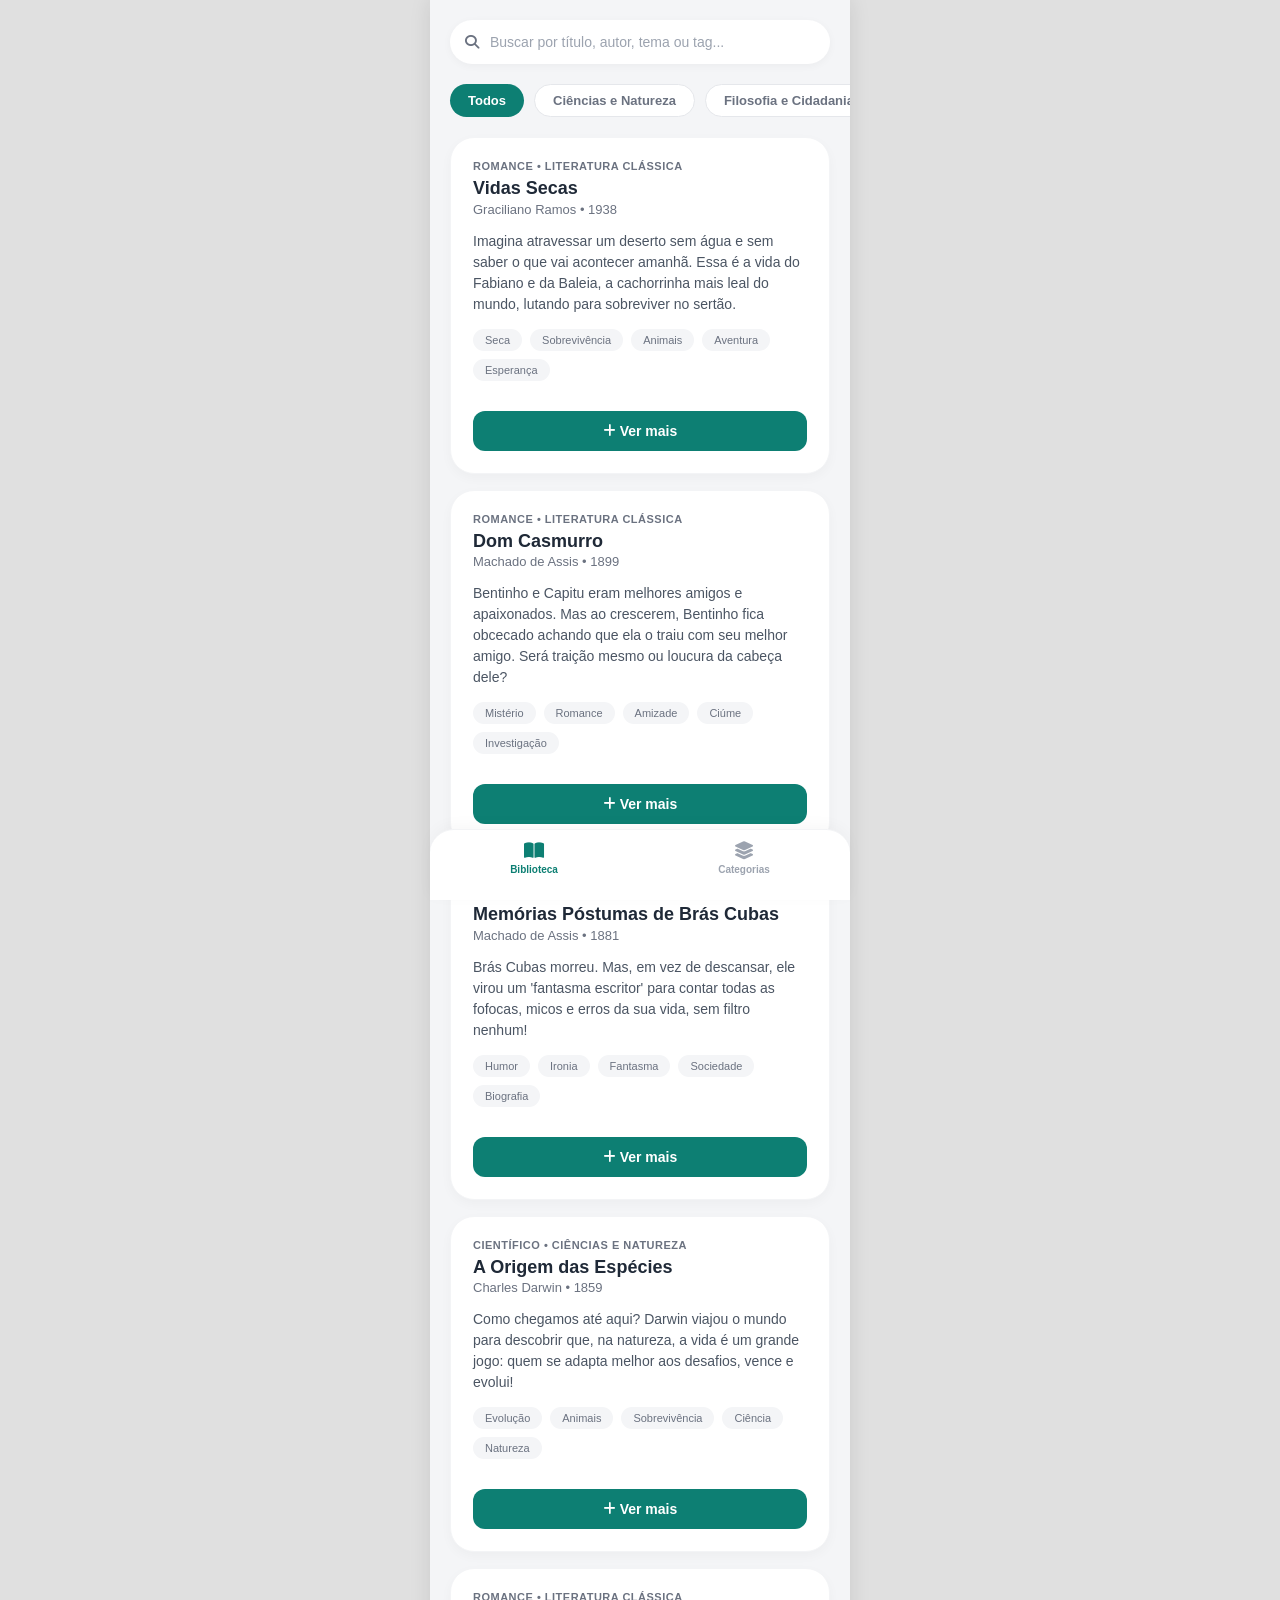
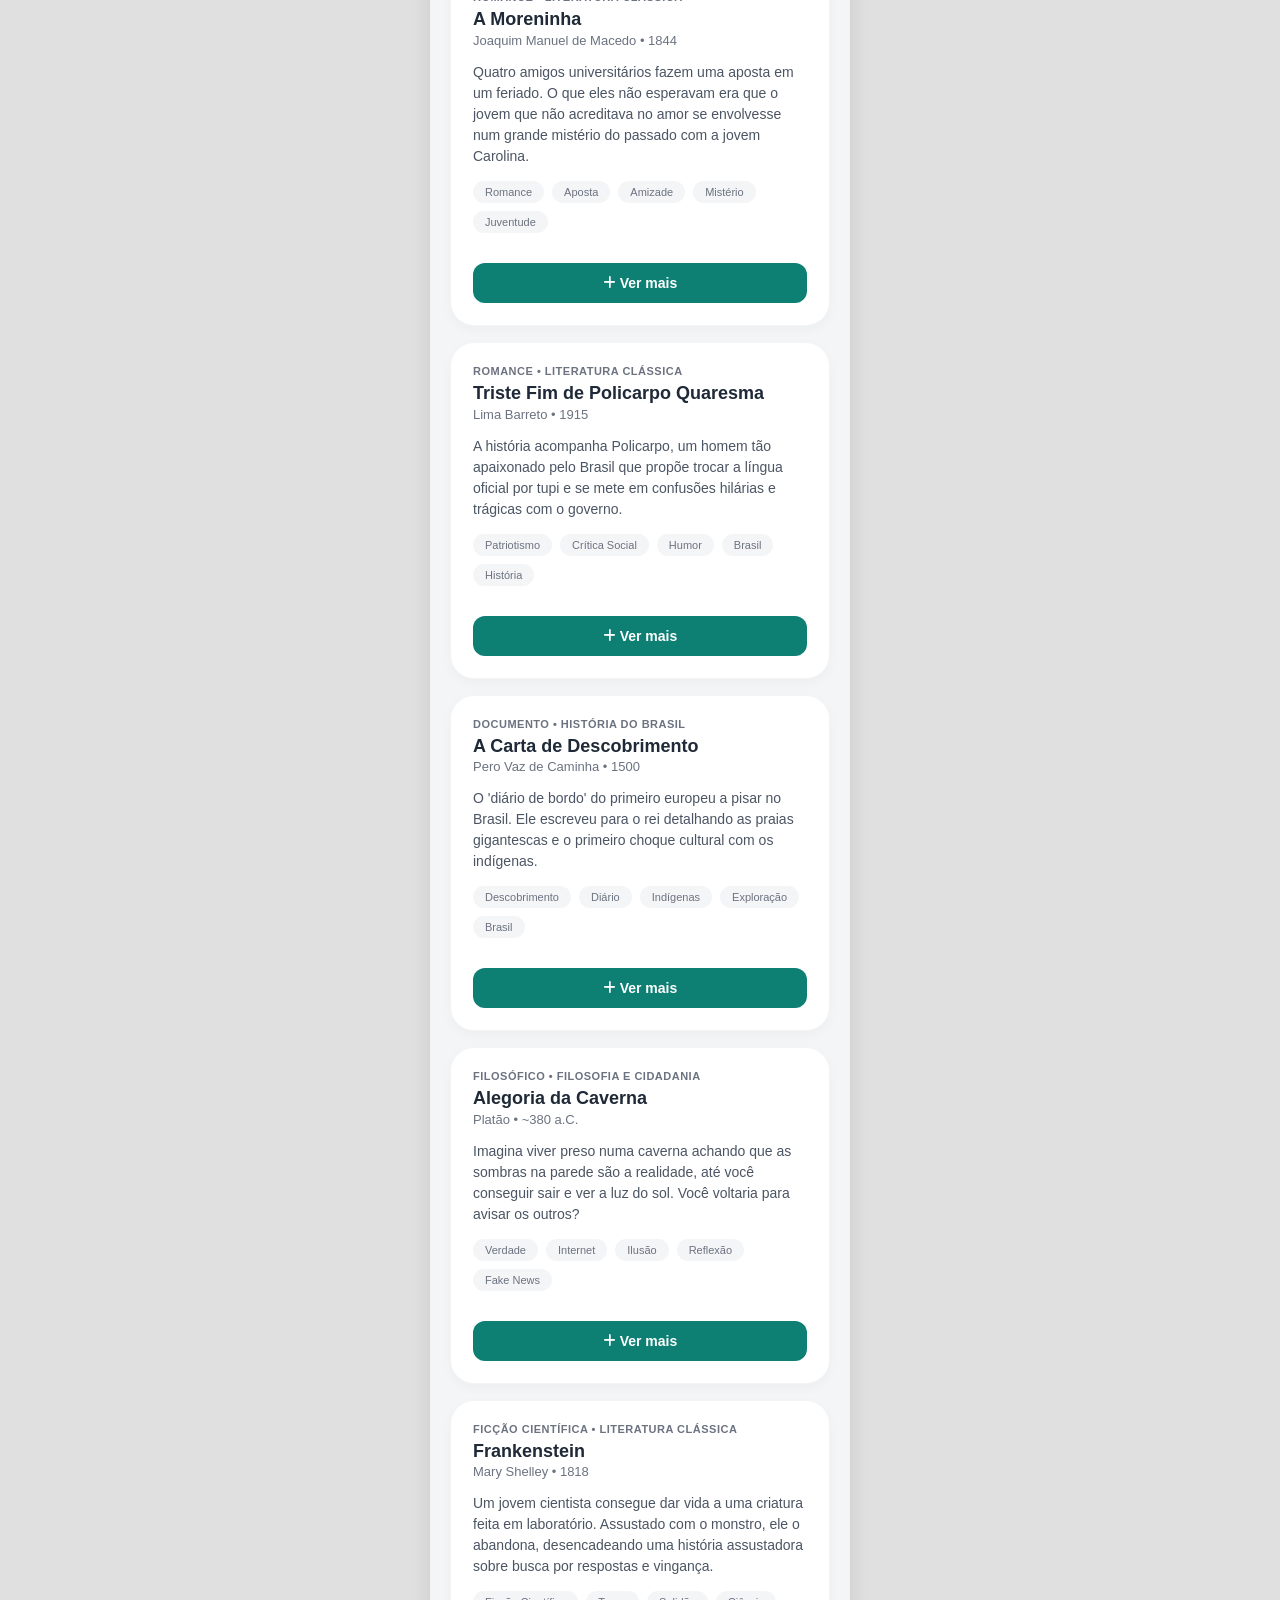
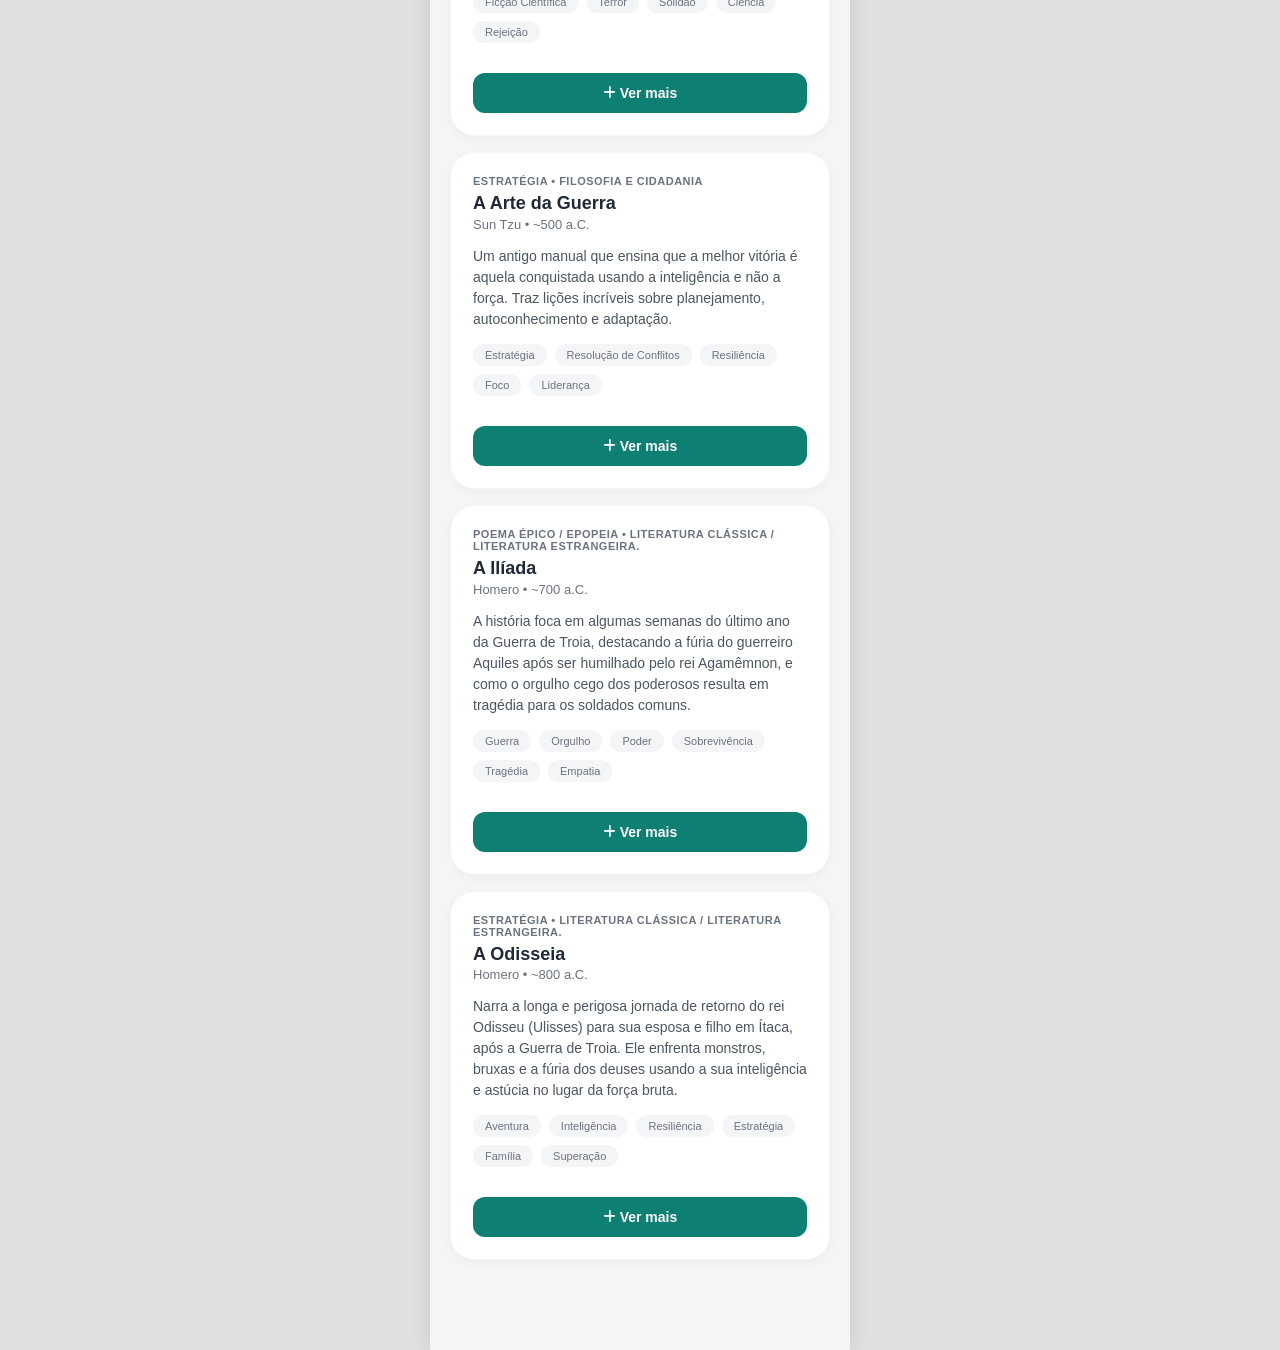
<file: index.html>
<!DOCTYPE html>
<html lang="pt-BR">
<head>
    <meta charset="UTF-8">
    <meta name="viewport" content="width=device-width, initial-scale=1.0, maximum-scale=1.0, user-scalable=no">
    <title>Projeto Acex - Biblioteca</title>
    <link rel="stylesheet" href="https://cdnjs.cloudflare.com/ajax/libs/font-awesome/6.4.0/css/all.min.css">
    <link rel="stylesheet" href="style.css">
</head>
<body>
    <div class="app-container">
        <header class="header">
            <div class="search-container">
                <i class="fa-solid fa-magnifying-glass search-icon"></i>
                <input type="text" id="search-input" placeholder="Buscar por título, autor, tema ou tag...">
            </div>
        </header>

        <nav class="filters-container" id="filters-container">
            </nav>

        <main class="book-list" id="book-list">
            </main>
            <div id="book-modal" class="modal">
            <div class="modal-content">
                <button class="close-btn" onclick="fecharResumo()">
                    <i class="fa-solid fa-xmark"></i> Fechar
                </button>
                <div id="modal-body">
                    </div>
            </div>
        </div>

        <nav class="bottom-nav">
            <button class="nav-btn active">
                <i class="fa-solid fa-book-open"></i>
                <span>Biblioteca</span>
            </button>
            <button class="nav-btn">
                <i class="fa-solid fa-layer-group"></i>
                <span>Categorias</span>
            </button>
        </nav>
    </div>

    <script src="script.js"></script>
</body>
</html>
</file>
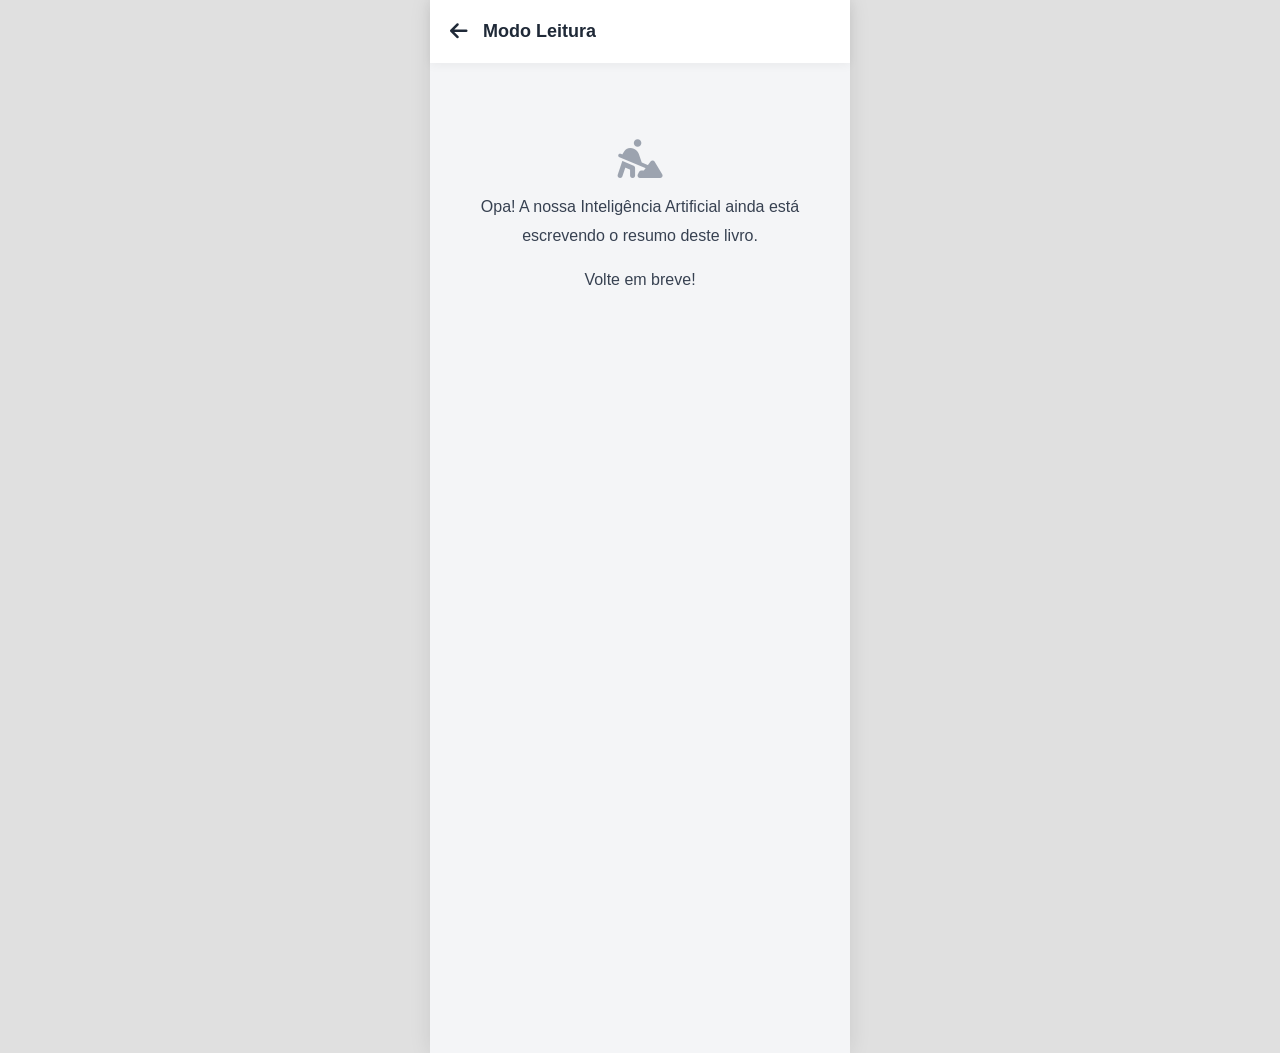
<file: leitura.html>
<!DOCTYPE html>
<html lang="pt-BR">
<head>
    <meta charset="UTF-8">
    <meta name="viewport" content="width=device-width, initial-scale=1.0, maximum-scale=1.0, user-scalable=no">
    <title>Leitura - Projeto Acex</title>
    <link rel="stylesheet" href="https://cdnjs.cloudflare.com/ajax/libs/font-awesome/6.4.0/css/all.min.css">
    <link rel="stylesheet" href="style.css">
    <style>
        /* Estilos específicos para a tela de leitura focada */
        .reading-header {
            display: flex;
            align-items: center;
            gap: 15px;
            padding: 20px;
            background-color: var(--bg-white);
            position: sticky;
            top: 0;
            box-shadow: 0 2px 10px rgba(0,0,0,0.05);
            z-index: 10;
        }
        .back-btn {
            background: none;
            border: none;
            font-size: 20px;
            color: var(--text-dark);
            cursor: pointer;
        }
        .reading-title {
            font-size: 18px;
            font-weight: 700;
            color: var(--text-dark);
            white-space: nowrap;
            overflow: hidden;
            text-overflow: ellipsis;
        }
        .reading-content {
            padding: 25px 20px 50px;
            background-color: var(--bg-main);
            min-height: 100vh;
            font-size: 16px;
            line-height: 1.8; /* Espaçamento perfeito para não cansar a vista */
            color: #374151;
        }
        .reading-content h3 {
            color: var(--primary-teal);
            margin: 25px 0 10px;
            font-size: 20px;
        }
        .reading-content p {
            margin-bottom: 15px;
        }
    </style>
</head>
<body>
    <div class="app-container">
        <!-- Cabeçalho com botão de Voltar -->
        <header class="reading-header">
            <button class="back-btn" onclick="window.location.href='index.html'">
                <i class="fa-solid fa-arrow-left"></i>
            </button>
            <h1 class="reading-title">Modo Leitura</h1>
        </header>

        <!-- Onde o texto gigante de 5 páginas vai aparecer -->
        <main class="reading-content" id="conteudo-livro">
            Carregando o resumo...
        </main>
    </div>

    <!-- Importa o banco de textos gigantes -->
    <script src="textos.js"></script>
    
    <!-- Lógica para puxar o texto correto -->
    <script>
        // 1. Pega o ID que veio na URL (ex: leitura.html?id=2)
        const urlParams = new URLSearchParams(window.location.search);
        const idDoLivro = urlParams.get('id');

        // 2. Procura o texto gigante no arquivo textos.js
        const areaDeConteudo = document.getElementById('conteudo-livro');
        
        if (idDoLivro && textosCompletos[idDoLivro]) {
            // Se achou, joga as 5 páginas na tela!
            areaDeConteudo.innerHTML = textosCompletos[idDoLivro];
        } else {
            // Se o aluno clicou num livro que ainda não tem o resumo pronto
            areaDeConteudo.innerHTML = `
                <div style="text-align: center; margin-top: 50px;">
                    <i class="fa-solid fa-person-digging" style="font-size: 40px; color: #9ca3af; margin-bottom: 15px;"></i>
                    <p>Opa! A nossa Inteligência Artificial ainda está escrevendo o resumo deste livro.</p>
                    <p style="margin-top: 10px;">Volte em breve!</p>
                </div>
            `;
        }
    </script>
</body>
</html>
</file>
<file: style.css>
/* Variáveis de Cores e Estilos Básicos */
:root {
    --bg-main: #f4f5f7;
    --bg-white: #ffffff;
    --primary-teal: #0d7f73;
    --text-dark: #1f2937;
    --text-gray: #6b7280;
    --pill-inactive: #e5e7eb;
    --border-radius-card: 24px;
    --border-radius-pill: 30px;
}

* {
    margin: 0;
    padding: 0;
    box-sizing: border-box;
    font-family: -apple-system, BlinkMacSystemFont, "Segoe UI", Roboto, Helvetica, Arial, sans-serif;
}

body {
    background-color: #e0e0e0; /* Fundo escuro fora do app para destacar no desktop */
    display: flex;
    justify-content: center;
}

/* Container Principal Mobile-First */
.app-container {
    width: 100%;
    max-width: 420px; /* Limite de tamanho de celular */
    background-color: var(--bg-main);
    min-height: 100vh;
    position: relative;
    padding-bottom: 90px; /* Espaço para a barra inferior não cobrir os cards */
    box-shadow: 0 0 20px rgba(0,0,0,0.1);
}

/* === Barra de Pesquisa === */
.header {
    padding: 20px 20px 10px;
    background-color: var(--bg-main);
    position: sticky;
    top: 0;
    z-index: 10;
}

.search-container {
    position: relative;
    width: 100%;
}

.search-icon {
    position: absolute;
    left: 15px;
    top: 50%;
    transform: translateY(-50%);
    color: var(--text-gray);
    font-size: 14px;
}

#search-input {
    width: 100%;
    padding: 14px 15px 14px 40px;
    border-radius: var(--border-radius-pill);
    border: none;
    background-color: var(--bg-white);
    font-size: 14px;
    color: var(--text-dark);
    box-shadow: 0 2px 8px rgba(0,0,0,0.04);
    outline: none;
}

#search-input::placeholder {
    color: #9ca3af;
}

/* === Filtros de Categoria (Pílulas) === */
.filters-container {
    display: flex;
    gap: 10px;
    padding: 10px 20px 20px;
    overflow-x: auto;
    scrollbar-width: none; /* Esconde scrollbar no Firefox */
}

.filters-container::-webkit-scrollbar {
    display: none; /* Esconde scrollbar no Chrome/Safari */
}

.filter-pill {
    padding: 8px 18px;
    border-radius: var(--border-radius-pill);
    font-size: 13px;
    font-weight: 600;
    border: none;
    cursor: pointer;
    white-space: nowrap;
    transition: all 0.3s ease;
}

.filter-pill.active {
    background-color: var(--primary-teal);
    color: var(--bg-white);
}

.filter-pill.inactive {
    background-color: var(--bg-white);
    color: var(--text-gray);
    border: 1px solid #e5e7eb;
}

/* === Cards de Livros === */
.book-list {
    padding: 0 20px;
    display: flex;
    flex-direction: column;
    gap: 16px;
}

.card {
    background-color: var(--bg-white);
    border-radius: var(--border-radius-card);
    padding: 22px;
    box-shadow: 0 4px 12px rgba(0,0,0,0.03);
    border: 1px solid #f3f4f6;
}

.card-header {
    font-size: 11px;
    color: var(--text-gray);
    font-weight: 600;
    text-transform: uppercase;
    letter-spacing: 0.5px;
    margin-bottom: 6px;
}

.card-title {
    font-size: 18px;
    color: var(--text-dark);
    font-weight: 700;
    margin-bottom: 2px;
    line-height: 1.2;
}

.card-subtitle {
    font-size: 13px;
    color: var(--text-gray);
    margin-bottom: 14px;
}

.card-synopsis {
    font-size: 14px;
    color: #4b5563;
    line-height: 1.5;
    margin-bottom: 14px;
}

.card-hook {
    font-size: 14px;
    color: var(--text-dark);
    line-height: 1.5;
    margin-bottom: 18px;
    background-color: #f8fafc;
    padding: 10px 14px;
    border-radius: 12px;
    border-left: 4px solid var(--primary-teal);
}

.card-hook strong {
    color: var(--primary-teal);
}

.card-tags {
    display: flex;
    flex-wrap: wrap;
    gap: 8px;
}

.tag-pill {
    background-color: var(--bg-main);
    color: var(--text-gray);
    padding: 5px 12px;
    border-radius: 12px;
    font-size: 11px;
    font-weight: 500;
}

/* === Barra de Navegação Inferior === */
.bottom-nav {
    position: fixed;
    bottom: 0;
    width: 100%;
    max-width: 420px; /* Alinhado com o max-width do app */
    background-color: var(--bg-white);
    display: flex;
    justify-content: space-around;
    padding: 12px 0 25px; /* Padding extra embaixo para a área segura do iPhone */
    border-top: 1px solid #f3f4f6;
    border-radius: 24px 24px 0 0;
    box-shadow: 0 -4px 15px rgba(0,0,0,0.03);
    z-index: 20;
}

.nav-btn {
    background: none;
    border: none;
    display: flex;
    flex-direction: column;
    align-items: center;
    gap: 4px;
    color: #9ca3af;
    cursor: pointer;
    font-size: 18px;
}

.nav-btn span {
    font-size: 10px;
    font-weight: 600;
}

.nav-btn.active {
    color: var(--primary-teal);
}
/* === Estilo do Botão "Ler Resumo" no Card === */
.read-btn {
    width: 100%;
    padding: 12px;
    margin-top: 15px;
    background-color: var(--primary-teal);
    color: var(--bg-white);
    border: none;
    border-radius: 12px;
    font-weight: 600;
    font-size: 14px;
    cursor: pointer;
    transition: background-color 0.2s;
}

.read-btn:hover { background-color: #0a665c; }

/* === Estilo da Janela Modal (Fundo Escuro e Janela Branca) === */
.modal {
    display: none; /* Escondido por padrão */
    position: fixed;
    top: 0; left: 0; right: 0; bottom: 0;
    background-color: rgba(0, 0, 0, 0.6);
    z-index: 100;
    justify-content: center;
    align-items: flex-end; /* Fica preso na parte de baixo como num app real */
}

/* Classe que o JS vai adicionar para mostrar o modal */
.modal.active { display: flex; }

.modal-content {
    background-color: var(--bg-white);
    width: 100%;
    max-width: 420px;
    border-radius: 24px 24px 0 0;
    padding: 24px;
    max-height: 85vh; /* Ocupa no máximo 85% da tela */
    overflow-y: auto; /* Permite rolar o texto se for longo */
    position: relative;
    box-shadow: 0 -10px 25px rgba(0,0,0,0.1);
    animation: slideUp 0.3s ease-out;
}

/* Animação suave subindo */
@keyframes slideUp {
    from { transform: translateY(100%); }
    to { transform: translateY(0); }
}

.close-btn {
    background: none;
    border: none;
    color: var(--text-gray);
    font-size: 14px;
    font-weight: 600;
    cursor: pointer;
    margin-bottom: 20px;
    display: flex;
    align-items: center;
    gap: 8px;
}
/* === Botão de Leitura Completa no Modal === */
.full-read-btn {
    background-color: #1f2937; /* Cor chumbo escuro para diferenciar */
    font-size: 16px;
    padding: 14px;
    display: flex;
    justify-content: center;
    align-items: center;
    gap: 8px;
    box-shadow: 0 4px 12px rgba(0,0,0,0.1);
}

.full-read-btn:hover { 
    background-color: #111827; 
}
</file>
